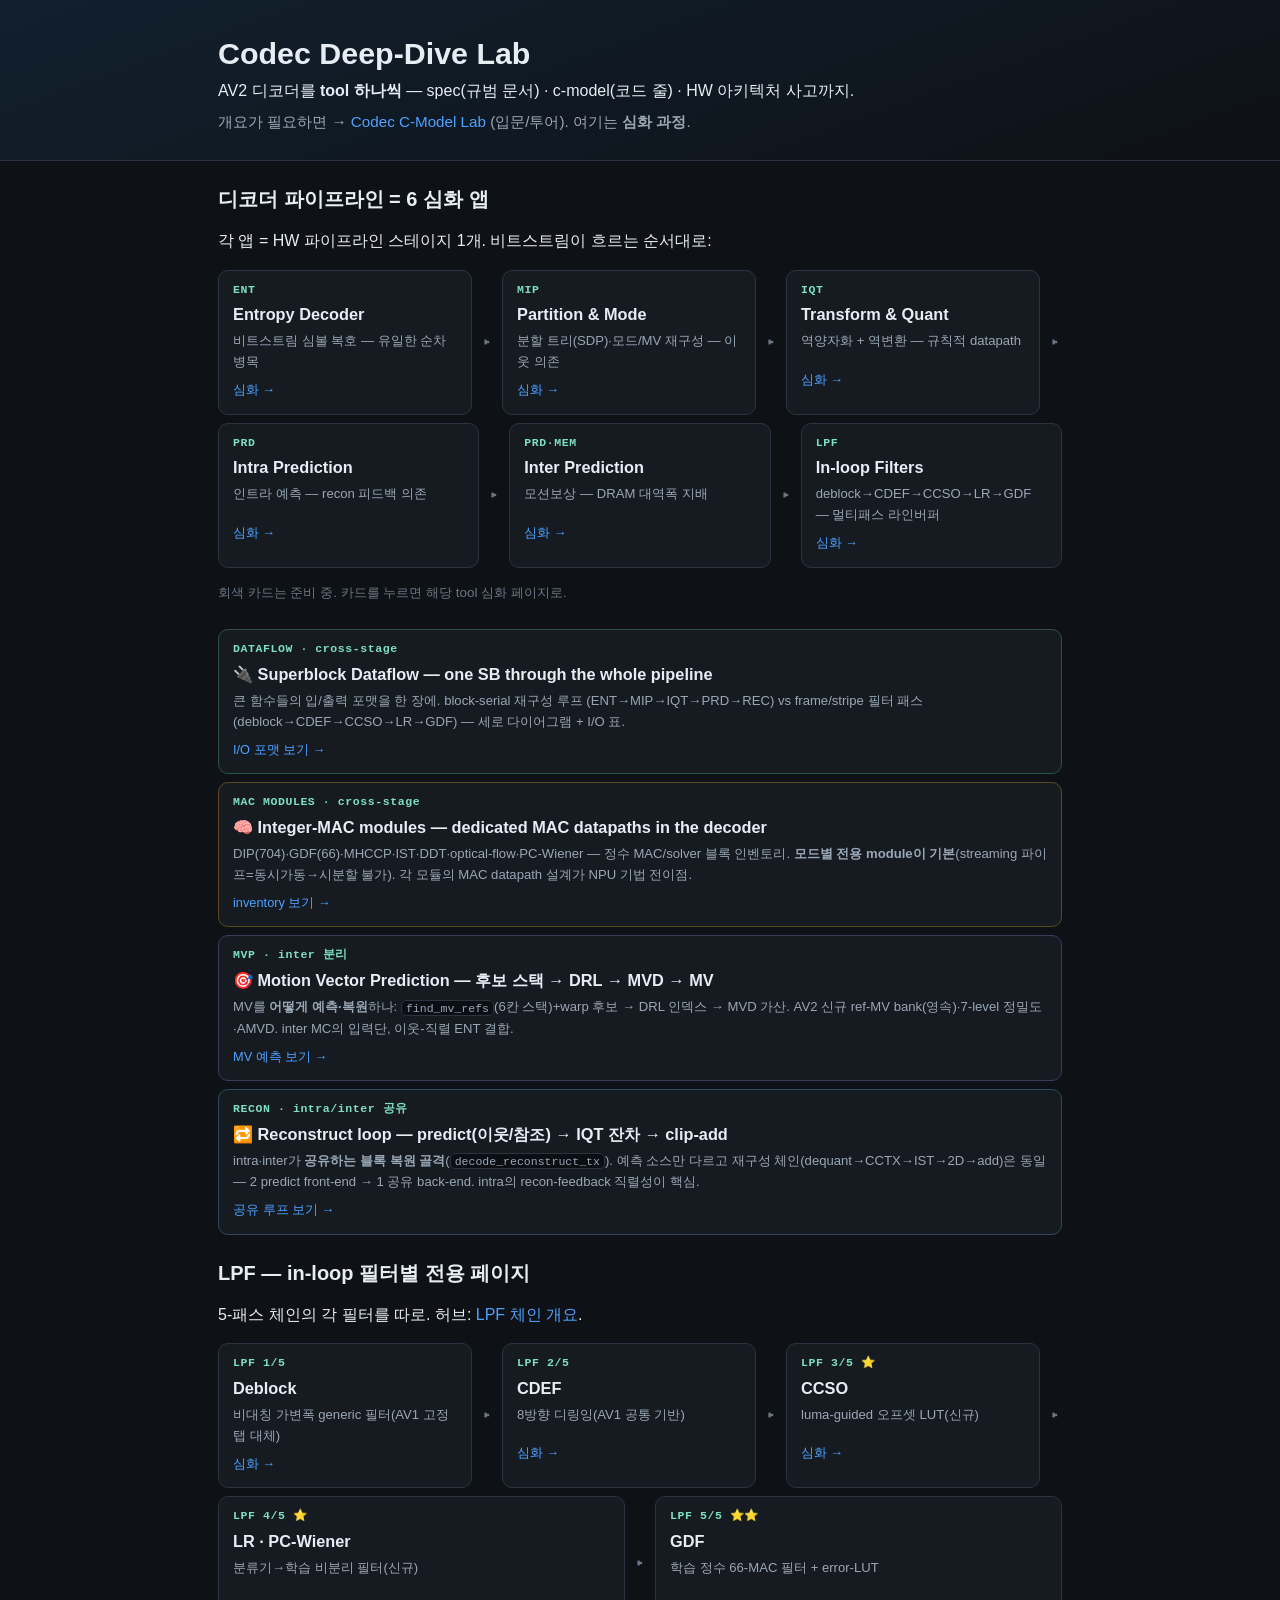
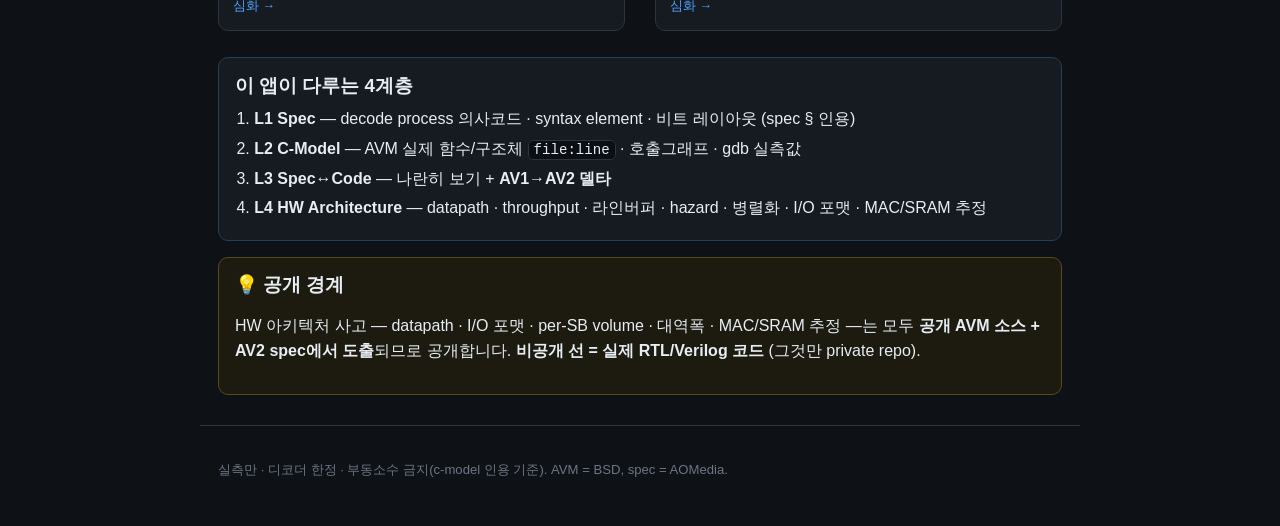
<file: index.html>
<!DOCTYPE html>
<html lang="ko">
<head>
<meta charset="utf-8">
<meta name="viewport" content="width=device-width, initial-scale=1">
<title>Codec Deep-Dive Lab — AV2 디코더 tool별 심화</title>
<link rel="stylesheet" href="core/styles.css">
</head>
<body class="landing">
<header class="hero">
  <div class="wrap">
    <h1>Codec Deep-Dive Lab</h1>
    <p class="tag">AV2 디코더를 <b>tool 하나씩</b> — spec(규범 문서) · c-model(코드 줄) · HW 아키텍처 사고까지.</p>
    <p class="sub">개요가 필요하면 → <a href="https://jwj-nick.github.io/codec-cmodel-lab/" target="_blank" rel="noopener">Codec C-Model Lab</a> (입문/투어). 여기는 <b>심화 과정</b>.</p>
  </div>
</header>

<main class="wrap">
  <section class="pipeline-intro">
    <h2>디코더 파이프라인 = 6 심화 앱</h2>
    <p>각 앱 = HW 파이프라인 스테이지 1개. 비트스트림이 흐르는 순서대로:</p>
    <div id="launcher"></div>
    <p class="hint">회색 카드는 준비 중. 카드를 누르면 해당 tool 심화 페이지로.</p>
  </section>

  <section class="pipeline-intro">
    <a class="launch-card" href="app.html?tool=dataflow" style="flex:1 1 100%;border-color:#2e5048">
      <div class="lc-hw">DATAFLOW · cross-stage</div>
      <div class="lc-label">🔌 Superblock Dataflow — one SB through the whole pipeline</div>
      <div class="lc-role">큰 함수들의 입/출력 포맷을 한 장에. block-serial 재구성 루프 (ENT→MIP→IQT→PRD→REC) vs
        frame/stripe 필터 패스 (deblock→CDEF→CCSO→LR→GDF) — 세로 다이어그램 + I/O 표.</div>
      <div class="lc-status">I/O 포맷 보기 →</div>
    </a>
    <a class="launch-card" href="app.html?tool=npu" style="flex:1 1 100%;border-color:#5a4a1f;margin-top:8px">
      <div class="lc-hw">MAC MODULES · cross-stage</div>
      <div class="lc-label">🧠 Integer-MAC modules — dedicated MAC datapaths in the decoder</div>
      <div class="lc-role">DIP(704)·GDF(66)·MHCCP·IST·DDT·optical-flow·PC-Wiener — 정수 MAC/solver 블록 인벤토리.
        <b>모드별 전용 module이 기본</b>(streaming 파이프=동시가동→시분할 불가). 각 모듈의 MAC datapath 설계가 NPU 기법 전이점.</div>
      <div class="lc-status">inventory 보기 →</div>
    </a>
    <a class="launch-card" href="app.html?tool=mvp" style="flex:1 1 100%;border-color:#3a3a5a;margin-top:8px">
      <div class="lc-hw">MVP · inter 분리</div>
      <div class="lc-label">🎯 Motion Vector Prediction — 후보 스택 → DRL → MVD → MV</div>
      <div class="lc-role">MV를 <b>어떻게 예측·복원</b>하나: <code>find_mv_refs</code>(6칸 스택)+warp 후보 → DRL 인덱스 → MVD 가산.
        AV2 신규 ref-MV bank(영속)·7-level 정밀도·AMVD. inter MC의 입력단, 이웃-직렬 ENT 결합.</div>
      <div class="lc-status">MV 예측 보기 →</div>
    </a>
    <a class="launch-card" href="app.html?tool=recon" style="flex:1 1 100%;border-color:#2e4a5a;margin-top:8px">
      <div class="lc-hw">RECON · intra/inter 공유</div>
      <div class="lc-label">🔁 Reconstruct loop — predict(이웃/참조) → IQT 잔차 → clip-add</div>
      <div class="lc-role">intra·inter가 <b>공유하는 블록 복원 골격</b>(<code>decode_reconstruct_tx</code>). 예측 소스만 다르고
        재구성 체인(dequant→CCTX→IST→2D→add)은 동일 — 2 predict front-end → 1 공유 back-end. intra의 recon-feedback 직렬성이 핵심.</div>
      <div class="lc-status">공유 루프 보기 →</div>
    </a>
  </section>

  <section class="pipeline-intro">
    <h2>LPF — in-loop 필터별 전용 페이지</h2>
    <p>5-패스 체인의 각 필터를 따로. 허브: <a href="app.html?tool=lpf">LPF 체인 개요</a>.</p>
    <div class="launcher-flow">
      <a class="launch-card" href="app.html?tool=deblock"><div class="lc-hw">LPF 1/5</div><div class="lc-label">Deblock</div><div class="lc-role">비대칭 가변폭 generic 필터(AV1 고정탭 대체)</div><div class="lc-status">심화 →</div></a>
      <span class="flow">▸</span>
      <a class="launch-card" href="app.html?tool=cdef"><div class="lc-hw">LPF 2/5</div><div class="lc-label">CDEF</div><div class="lc-role">8방향 디링잉(AV1 공통 기반)</div><div class="lc-status">심화 →</div></a>
      <span class="flow">▸</span>
      <a class="launch-card" href="app.html?tool=ccso"><div class="lc-hw">LPF 3/5 ⭐</div><div class="lc-label">CCSO</div><div class="lc-role">luma-guided 오프셋 LUT(신규)</div><div class="lc-status">심화 →</div></a>
      <span class="flow">▸</span>
      <a class="launch-card" href="app.html?tool=lr"><div class="lc-hw">LPF 4/5 ⭐</div><div class="lc-label">LR · PC-Wiener</div><div class="lc-role">분류기→학습 비분리 필터(신규)</div><div class="lc-status">심화 →</div></a>
      <span class="flow">▸</span>
      <a class="launch-card" href="app.html?tool=gdf"><div class="lc-hw">LPF 5/5 ⭐⭐</div><div class="lc-label">GDF</div><div class="lc-role">학습 정수 66-MAC 필터 + error-LUT</div><div class="lc-status">심화 →</div></a>
    </div>
  </section>

  <section class="card note">
    <h3>이 앱이 다루는 4계층</h3>
    <ol class="layers">
      <li><b>L1 Spec</b> — decode process 의사코드 · syntax element · 비트 레이아웃 (spec § 인용)</li>
      <li><b>L2 C-Model</b> — AVM 실제 함수/구조체 <code>file:line</code> · 호출그래프 · gdb 실측값</li>
      <li><b>L3 Spec↔Code</b> — 나란히 보기 + <b>AV1→AV2 델타</b></li>
      <li><b>L4 HW Architecture</b> — datapath · throughput · 라인버퍼 · hazard · 병렬화 · I/O 포맷 · MAC/SRAM 추정</li>
    </ol>
  </section>

  <section class="card guardrail">
    <h3>💡 공개 경계</h3>
    <p>HW 아키텍처 사고 — datapath · I/O 포맷 · per-SB volume · 대역폭 · MAC/SRAM 추정 —는 모두
    <b>공개 AVM 소스 + AV2 spec에서 도출</b>되므로 공개합니다.
    <b>비공개 선 = 실제 RTL/Verilog 코드</b> (그것만 private repo).</p>
  </section>
</main>

<footer class="foot wrap">
  <p>실측만 · 디코더 한정 · 부동소수 금지(c-model 인용 기준). AVM = BSD, spec = AOMedia.</p>
</footer>

<script src="core/stagemap.js"></script>
<script>
  // 랜딩: 6 스테이지를 런처 카드로 렌더
  document.getElementById('launcher').innerHTML = StageMap.renderLauncher();
</script>
</body>
</html>
</file>
<file: core/styles.css>
/* Codec Deep-Dive Lab — 공유 스타일 (다크, 모바일 우선, 빌드 없음) */
:root{
  --bg:#0e1116; --panel:#161b22; --panel2:#1c232d; --line:#2b3440;
  --fg:#e6edf3; --mut:#9aa7b4; --dim:#6b7785;
  --acc:#4ea1ff; --acc2:#7ee0c0; --warn:#ffcf6b; --bad:#ff7b72; --good:#5bd17a;
  --ent:#ff8a5b; --mip:#c08bff; --iqt:#4ea1ff; --prd:#7ee0c0; --lpf:#ffcf6b;
  --r:10px; --mono:'SF Mono',ui-monospace,Menlo,Consolas,monospace;
}
*{box-sizing:border-box}
html{-webkit-text-size-adjust:100%}
body{margin:0;background:var(--bg);color:var(--fg);
  font:16px/1.6 -apple-system,BlinkMacSystemFont,'Segoe UI',Roboto,'Apple SD Gothic Neo','Malgun Gothic',sans-serif}
.wrap{max-width:880px;margin:0 auto;padding:0 18px}
a{color:var(--acc);text-decoration:none}
a:hover{text-decoration:underline}
code{font-family:var(--mono);font-size:.88em;background:#0b0f14;border:1px solid var(--line);
  border-radius:5px;padding:.05em .35em}
h1,h2,h3{line-height:1.25}
table{border-collapse:collapse;width:100%;font-size:.92rem;margin:.6rem 0}
th,td{border:1px solid var(--line);padding:.45rem .55rem;text-align:left;vertical-align:top}
th{background:var(--panel2);color:var(--mut);font-weight:600}

/* ── 랜딩 ── */
.hero{background:linear-gradient(160deg,#11202e,#0e1116);border-bottom:1px solid var(--line);padding:34px 0 26px}
.hero h1{margin:0 0 .2em;font-size:1.9rem}
.hero .tag{margin:.2em 0;color:var(--fg)}
.hero .sub{margin:.4em 0 0;color:var(--mut);font-size:.95rem}
.pipeline-intro{margin:26px 0}
.pipeline-intro h2{font-size:1.25rem;margin:.2em 0}
.launcher-flow{display:flex;flex-wrap:wrap;align-items:stretch;gap:8px;margin:14px 0}
.flow{align-self:center;color:var(--dim);font-size:1.2rem;padding:0 2px}
.launch-card{flex:1 1 240px;min-width:230px;display:block;background:var(--panel);
  border:1px solid var(--line);border-radius:var(--r);padding:13px 14px;color:var(--fg);transition:.15s}
.launch-card:hover{border-color:var(--acc);text-decoration:none;transform:translateY(-2px)}
.launch-card.soon{opacity:.5;cursor:default}
.launch-card.soon:hover{border-color:var(--line);transform:none}
.lc-hw{font:600 .72rem/1 var(--mono);letter-spacing:.05em;color:var(--acc2);margin-bottom:6px}
.lc-label{font-weight:700;font-size:1.02rem;margin-bottom:3px}
.lc-role{font-size:.82rem;color:var(--mut);min-height:2.4em}
.lc-status{margin-top:8px;font-size:.8rem;color:var(--acc)}
.launch-card.soon .lc-status{color:var(--dim)}
.hint{color:var(--dim);font-size:.84rem}
.card{background:var(--panel);border:1px solid var(--line);border-radius:var(--r);padding:14px 16px;margin:16px 0}
.card h3{margin:.1em 0 .5em}
.layers{margin:.3em 0;padding-left:1.2em}
.layers li{margin:.25em 0}
.layers .warn{color:var(--warn);font-size:.85em}
.guardrail{border-color:#5a4a1f;background:#1d1a10}
.note{border-color:#23405a}
.foot{color:var(--dim);font-size:.82rem;padding:20px 18px 34px;border-top:1px solid var(--line);margin-top:30px}

/* ── 앱바 + 미니맵 ── */
.appbar{position:sticky;top:0;z-index:30;display:flex;align-items:center;gap:12px;
  background:rgba(14,17,22,.93);backdrop-filter:blur(6px);border-bottom:1px solid var(--line);padding:8px 14px}
.appbar .home{font-weight:600;white-space:nowrap}
.stagemap-mini{display:flex;flex-wrap:wrap;align-items:center;gap:2px;font-size:.74rem;overflow-x:auto}
.sm-dot{padding:3px 7px;border-radius:6px;color:var(--mut);font-family:var(--mono);white-space:nowrap}
.sm-dot.cur{background:var(--acc);color:#06121f;font-weight:700}
.sm-dot.coupled{background:var(--panel2);color:var(--acc2);border:1px solid #2e5048}
.sm-dot.soon{color:var(--dim)}
.sm-sep{color:var(--dim)}
.loading{color:var(--mut);padding:30px 0}

/* ── tool hero ── */
.tool-hero{padding:20px 0 6px;border-bottom:1px solid var(--line);margin-bottom:6px}
.th-tag{display:inline-block;font:600 .72rem/1 var(--mono);letter-spacing:.06em;color:#06121f;
  background:var(--acc2);border-radius:5px;padding:4px 8px;margin-bottom:8px}
.tool-hero h1{margin:.1em 0;font-size:1.6rem}
.th-role{color:var(--mut);margin:.3em 0}
.coupling{font-size:.85rem;color:var(--dim)}

/* ── 레이어 섹션 ── */
.layer-sec{padding:22px 0;border-bottom:1px solid var(--line)}
.layer-h{font-size:1.05rem;color:var(--acc2);margin:.1em 0 .7em;
  font-family:var(--mono);letter-spacing:.02em}
.spec-block{margin:0 0 16px}
.spec-block h3{font-size:1.02rem;margin:.4em 0}
.pseudo{background:var(--panel);border:1px solid var(--line);border-left:3px solid var(--acc);
  border-radius:8px;padding:8px 12px;margin:.5em 0;font-size:.92rem}
.pseudo-lbl{font:600 .72rem/1 var(--mono);color:var(--dim);margin-bottom:6px}
.synel code{color:var(--acc2)}

/* bitfield */
.bitfield{margin:14px 0;background:var(--panel);border:1px solid var(--line);border-radius:8px;padding:10px 12px}
.bitfield figcaption{font:600 .8rem/1 var(--mono);color:var(--mut);margin-bottom:8px}
.bf-row{display:flex;gap:3px;align-items:stretch}
.bf-cell{background:var(--panel2);border:1px solid var(--line);border-radius:5px;padding:6px 4px;
  text-align:center;min-width:0;overflow:hidden}
.bf-cell.hl{border-color:var(--acc);background:#13283c}
.bf-name{display:block;font-size:.74rem;font-weight:600;white-space:nowrap;overflow:hidden;text-overflow:ellipsis}
.bf-w{display:block;font:.66rem var(--mono);color:var(--dim)}
.bf-legend{list-style:none;margin:10px 0 0;padding:0;font-size:.82rem;color:var(--mut)}
.bf-legend li{margin:.2em 0}
.bf-legend b{color:var(--fg)}
.bf-lw{font:.72rem var(--mono);color:var(--dim)}

/* codeblock */
.codeblock{margin:12px 0}
.cb-head{display:flex;justify-content:space-between;align-items:baseline;gap:8px;flex-wrap:wrap;
  background:var(--panel2);border:1px solid var(--line);border-bottom:none;border-radius:8px 8px 0 0;padding:5px 10px}
.cb-fn{font:600 .85rem var(--mono);color:var(--acc2)}
.cb-loc{font:.74rem var(--mono);color:var(--dim)}
.cb-pre{margin:0;border:1px solid var(--line);border-radius:0 0 8px 8px;overflow:auto}
.cb-pre code{background:none;border:none;padding:12px;display:block;font-size:.82rem;line-height:1.5}
.cb-note{font-size:.86rem;color:var(--mut);margin:.4em 0 0}
.loc{color:var(--dim);font-size:.78rem}

/* structs / gdb */
.struct{margin:10px 0;background:var(--panel);border:1px solid var(--line);border-radius:8px;padding:8px 12px}
.struct-head{display:flex;justify-content:space-between;gap:8px;flex-wrap:wrap;align-items:baseline}
.struct-head code{color:var(--mip);font-weight:700}
.struct-fields{margin:.4em 0;padding-left:1.1em;font-size:.88rem}
.struct-fields code{color:var(--acc2)}
.gdb{background:#10171a;border:1px solid #25403a;border-radius:8px;padding:8px 12px;margin:12px 0}
.gdb-lbl{font:600 .74rem var(--mono);color:var(--good);margin-bottom:5px}
.gdb ul{margin:0;padding-left:1.1em;font-size:.86rem}

/* sidebyside */
.sidebyside{margin:8px 0}
.sbs-head{display:none}
.sbs-row{background:var(--panel);border:1px solid var(--line);border-radius:8px;padding:9px 11px;margin:8px 0}
.sbs-row.changed{border-left:3px solid var(--warn)}
.sbs-row.new{border-left:3px solid var(--good)}
.sbs-row.same{border-left:3px solid var(--dim)}
.sbs-spec,.sbs-code{margin:.2em 0}
.sbs-lbl{display:inline-block;font:600 .66rem var(--mono);color:var(--dim);
  background:var(--panel2);border-radius:4px;padding:1px 5px;margin-right:6px;vertical-align:middle}
.sbs-code code{color:var(--acc2);background:none;border:none;padding:0}
.sbs-meta{margin-top:.4em;display:flex;gap:8px;align-items:baseline;flex-wrap:wrap}
.sbs-badge{font:600 .7rem var(--mono);border-radius:4px;padding:1px 6px}
.sbs-badge.same{background:#222b33;color:var(--dim)}
.sbs-badge.changed{background:#3a3115;color:var(--warn)}
.sbs-badge.new{background:#163223;color:var(--good)}
.sbs-delta{font-size:.84rem;color:var(--mut)}

/* HW */
.hw-guard{background:#1d1a10;border:1px solid #5a4a1f;border-radius:8px;padding:9px 12px;
  font-size:.86rem;color:#e9d8a6;margin:0 0 14px}
.hw-grid{display:grid;gap:10px}
.hw-item{background:var(--panel);border:1px solid var(--line);border-radius:8px;padding:10px 12px}
.hw-k{font:600 .76rem var(--mono);color:var(--iqt);letter-spacing:.03em;margin-bottom:4px}
.hw-v{font-size:.92rem}
.hw-v p{margin:.3em 0}
.hw-openq{margin-top:14px;background:#12161c;border:1px dashed #3a4756;border-radius:8px;padding:10px 14px}
.hw-openq h3{margin:.1em 0 .4em;font-size:.96rem;color:var(--warn)}
.hw-openq ul{margin:0;padding-left:1.1em;font-size:.9rem;color:var(--mut)}
.hw-openq li{margin:.3em 0}

/* mermaid */
.mermaid-box{margin:14px 0;background:var(--panel);border:1px solid var(--line);border-radius:8px;padding:10px;overflow:auto}
.mermaid-box figcaption{font:600 .76rem var(--mono);color:var(--dim);margin-bottom:6px}
.mermaid{display:flex;justify-content:center}

/* checkpoints / quiz */
.checks{display:grid;gap:8px}
.check{background:var(--panel);border:1px solid var(--line);border-radius:8px;overflow:hidden}
.check-q{width:100%;text-align:left;background:none;border:none;color:var(--fg);
  font:inherit;font-weight:600;padding:11px 13px;cursor:pointer}
.check-q:hover{background:var(--panel2)}
.check-a{max-height:0;overflow:hidden;transition:max-height .25s;padding:0 13px}
.check.open .check-a{max-height:600px;padding:0 13px 12px}
.check-hint{color:var(--warn);font-size:.86rem;margin:.4em 0}
.check-ans{color:var(--mut);font-size:.92rem;margin:.2em 0}
.quiz{display:grid;gap:12px}
.qitem{background:var(--panel);border:1px solid var(--line);border-radius:8px;padding:11px 13px}
.q-stem{font-weight:600;margin:.1em 0 .5em}
.qopts{list-style:none;margin:0;padding:0;display:grid;gap:6px}
.qopt{width:100%;text-align:left;background:var(--panel2);border:1px solid var(--line);color:var(--fg);
  border-radius:7px;padding:9px 11px;font:inherit;font-size:.92rem;cursor:pointer}
.qopt:hover{border-color:var(--acc)}
.qopt.right{border-color:var(--good);background:#163223}
.qopt.wrong{border-color:var(--bad);background:#3a1a18}
.qopt.done{cursor:default}
.q-why{font-size:.86rem;color:var(--acc2);margin:.6em 0 0}

/* toc */
.toc{position:fixed;right:14px;bottom:14px;z-index:20;background:rgba(22,27,34,.96);
  border:1px solid var(--line);border-radius:10px;padding:8px 10px;font-size:.78rem;
  display:none;box-shadow:0 6px 20px rgba(0,0,0,.4)}
.toc-title{font-weight:700;font-size:.74rem;color:var(--mut);margin-bottom:4px;max-width:140px}
.toc a{display:block;padding:2px 0;color:var(--mut)}
.toc a:hover{color:var(--acc)}

@media(min-width:900px){
  .toc{display:block}
  .hw-grid{grid-template-columns:1fr 1fr}
  .sbs-row{display:grid;grid-template-columns:1fr 1fr;gap:10px 14px;align-items:start}
  .sbs-row .sbs-meta{grid-column:1/3}
}

/* ── 심화 챕터 (mega-deep) ── */
.muted{color:var(--mut);font-size:.86rem}
.ch-list{display:grid;gap:6px;margin-top:8px}
.ch-item{display:flex;align-items:center;gap:10px;background:var(--panel);border:1px solid var(--line);
  border-radius:9px;padding:10px 12px;color:var(--fg)}
.ch-item:hover{border-color:var(--acc);text-decoration:none;transform:translateX(2px);transition:.12s}
.ch-item.soon{opacity:.5}
.ch-item.soon:hover{border-color:var(--line);transform:none}
.ch-n{flex:0 0 auto;width:1.8em;height:1.8em;display:grid;place-items:center;border-radius:6px;
  background:var(--panel2);font:600 .8rem var(--mono);color:var(--acc2)}
.ch-t{flex:1;font-weight:600;font-size:.95rem}
.ch-t .ch-fn{font:.78rem var(--mono);color:var(--mut);font-weight:400}
.ch-st{flex:0 0 auto;font-size:.78rem;color:var(--acc)}
.ch-st.derived{color:var(--good)}
.ch-item.soon .ch-st{color:var(--dim)}

/* 챕터 뷰 */
.bc{font-size:.82rem;margin:0 0 .3em}
.ch-hero{padding:14px 0 8px;border-bottom:1px solid var(--line);margin-bottom:6px}
.ch-hero h1{font-size:1.45rem;margin:.1em 0}
.ch-fnbar{display:flex;gap:8px;align-items:baseline;flex-wrap:wrap;margin:.3em 0}
.ch-fnbar code{color:var(--acc2);font-weight:700}
.chnav{display:flex;gap:8px;flex-wrap:wrap;margin:.6em 0}
.chnav-b{flex:1 1 0;min-width:0;background:var(--panel);border:1px solid var(--line);border-radius:8px;
  padding:7px 10px;font-size:.8rem;color:var(--fg);white-space:nowrap;overflow:hidden;text-overflow:ellipsis}
.chnav-b:hover{border-color:var(--acc);text-decoration:none}
.chnav-b.dis{opacity:.4;pointer-events:none}
.ch-foot{margin-top:20px;padding-top:14px;border-top:1px solid var(--line)}

/* 워크스루 컴포넌트 */
.walkthrough{display:grid;gap:10px}
.wt-step{background:var(--panel);border:1px solid var(--line);border-radius:9px;overflow:hidden}
.wt-code{position:relative;border-bottom:1px solid var(--line)}
.wt-ln{position:absolute;top:6px;right:8px;z-index:1;font:.66rem var(--mono);color:var(--dim);
  background:var(--bg);border:1px solid var(--line);border-radius:4px;padding:0 5px}
.wt-code pre{margin:0;padding:10px 12px;overflow:auto;background:#0b0f14}
.wt-code pre code{font-size:.82rem;line-height:1.5;background:none}
.wt-note{padding:9px 12px;font-size:.9rem;color:var(--fg)}
.wt-note code{color:var(--acc2)}

/* HW scaffold (derive) */
.hw-openq ol{margin:0;padding-left:1.3em;font-size:.92rem}
.hw-openq ol li{margin:.4em 0;color:var(--fg)}
.hw-derived{margin-top:14px;background:#10171a;border:1px solid #25403a;border-radius:8px;padding:10px 14px}
.hw-derived h3{margin:.1em 0 .4em;color:var(--good);font-size:.96rem}

/* chapter quick-nav strip */
.ch-strip{display:flex;flex-wrap:wrap;gap:4px;margin:.4em 0 .2em}
.cs{flex:0 0 auto;width:2em;height:2em;display:grid;place-items:center;border-radius:6px;
  background:var(--panel);border:1px solid var(--line);color:var(--dim);font:600 .82rem var(--mono);text-decoration:none}
.cs.full{color:var(--acc2)}
.cs:hover{border-color:var(--acc);text-decoration:none}
.cs.on{background:var(--acc);color:#06121f;border-color:var(--acc)}

/* skeleton banner */
.skel-banner{background:#211c10;border:1px solid #5a4a1f;border-radius:8px;padding:9px 12px;
  font-size:.86rem;color:#e9d8a6;margin:0 0 14px}
.skel-banner.ok{background:#10171a;border-color:#25403a;color:#a6e9c8}
.ch-st.full{color:var(--good)}

/* ascii figure (intuition) */
.ascii-fig{margin:14px 0;background:var(--panel);border:1px solid var(--line);border-radius:8px;padding:10px 12px}
.ascii-fig figcaption{font:600 .8rem var(--mono);color:var(--mut);margin-bottom:6px}
.ascii-fig .ascii{margin:0;padding:10px;background:#0b0f14;border:1px solid var(--line);border-radius:6px;
  overflow:auto;font:.8rem/1.4 var(--mono);color:var(--acc2);white-space:pre}

/* ── Q&A · derived (rich color-coded cards) ── */
.qna-list{display:grid;gap:12px;margin-top:10px}
.qna{background:var(--panel);border:1px solid var(--line);border-left:4px solid var(--line);
  border-radius:10px;padding:11px 14px}
.qna-top{display:flex;align-items:center;gap:8px;flex-wrap:wrap;margin-bottom:7px}
.qna-q{display:inline-grid;place-items:center;min-width:1.7em;height:1.5em;padding:0 .4em;border-radius:5px;
  background:var(--acc);color:#06121f;font:700 .74rem var(--mono)}
.qna-tag{font:600 .67rem var(--mono);letter-spacing:.03em;padding:2px 8px;border-radius:20px;
  border:1px solid var(--line);color:var(--mut)}
.qna-question{font-weight:600;font-size:.97rem;color:var(--fg);line-height:1.5}
.qna-answer{display:flex;gap:9px;margin-top:9px;padding-top:9px;border-top:1px dashed var(--line)}
.qna-a{flex:0 0 auto;display:inline-grid;place-items:center;width:1.5em;height:1.5em;border-radius:5px;
  background:var(--good);color:#06121f;font:700 .74rem var(--mono)}
.qna-a-body{font-size:.92rem;color:var(--mut);min-width:0;overflow-x:auto}
.qna-a-body p{margin:.3em 0}
.qna-a-body p:first-child{margin-top:0}
.qna-a-body code{color:var(--acc2)}
.qna-a-body table{font-size:.86rem;display:block;overflow-x:auto}
.qna-common{border-left-color:var(--acc)}    .qna-common .qna-tag{color:var(--acc);border-color:#234a63}
.qna-delta{border-left-color:var(--ent)}     .qna-delta .qna-tag{color:var(--ent);border-color:#5a3a26}
.qna-hw{border-left-color:var(--good)}        .qna-hw .qna-tag{color:var(--good);border-color:#24503a}
.qna-verified{border-left-color:var(--warn)} .qna-verified .qna-tag{color:var(--warn);border-color:#5a4a1f}
.qna-insight{border-left-color:var(--mip)}   .qna-insight .qna-tag{color:var(--mip);border-color:#42325a}

/* ── I/O port table (RTL draft) ── */
.io-table{font-size:.84rem;display:block;overflow-x:auto}
.io-table th{background:var(--panel2);color:var(--mut);font-family:var(--mono);font-size:.72rem;letter-spacing:.03em;white-space:nowrap}
.io-table td{vertical-align:top}
.io-table .io-dir{font:600 .72rem var(--mono);text-transform:uppercase;text-align:center;white-space:nowrap}
.io-table tr.io-in .io-dir{color:var(--acc)}
.io-table tr.io-out .io-dir{color:var(--good)}
.io-table tr.io-in{box-shadow:inset 3px 0 0 var(--acc)}
.io-table tr.io-out{box-shadow:inset 3px 0 0 var(--good)}
.io-table code{color:var(--acc2)}

/* ── Decoder-NPU synthesis page ── */
.thesis{background:#10171a;border:1px solid #25403a;border-left:3px solid var(--good);border-radius:8px;
  padding:11px 14px;margin:14px 0;font-size:.95rem;color:var(--fg)}
.thesis b{color:var(--acc2)}
.npu-table{font-size:.86rem;display:block;overflow-x:auto}
.npu-table th{background:var(--panel2);color:var(--mut);font-family:var(--mono);font-size:.72rem;white-space:nowrap}
.npu-table td{vertical-align:top}
.npu-table .npu-k{font-weight:700}
.npu-table .npu-k a{color:var(--acc2)}
.npu-table tr:hover{background:var(--panel)}

/* ── Dataflow page (per-SB / filter passes) ── */
.df-stages{display:grid;gap:12px;margin-top:8px}
.df-stage{background:var(--panel);border:1px solid var(--line);border-radius:10px;padding:11px 13px}
.df-st-head{display:flex;align-items:baseline;gap:10px;flex-wrap:wrap;margin-bottom:4px}
.df-hw{font:700 .72rem/1 var(--mono);letter-spacing:.05em;color:#06121f;background:var(--acc2);
  border-radius:5px;padding:4px 8px}
.df-fn{font:600 .9rem var(--mono);color:var(--acc)}
a.df-fn:hover{text-decoration:underline}
.df-stage .io-table{margin-top:8px}
</file>
